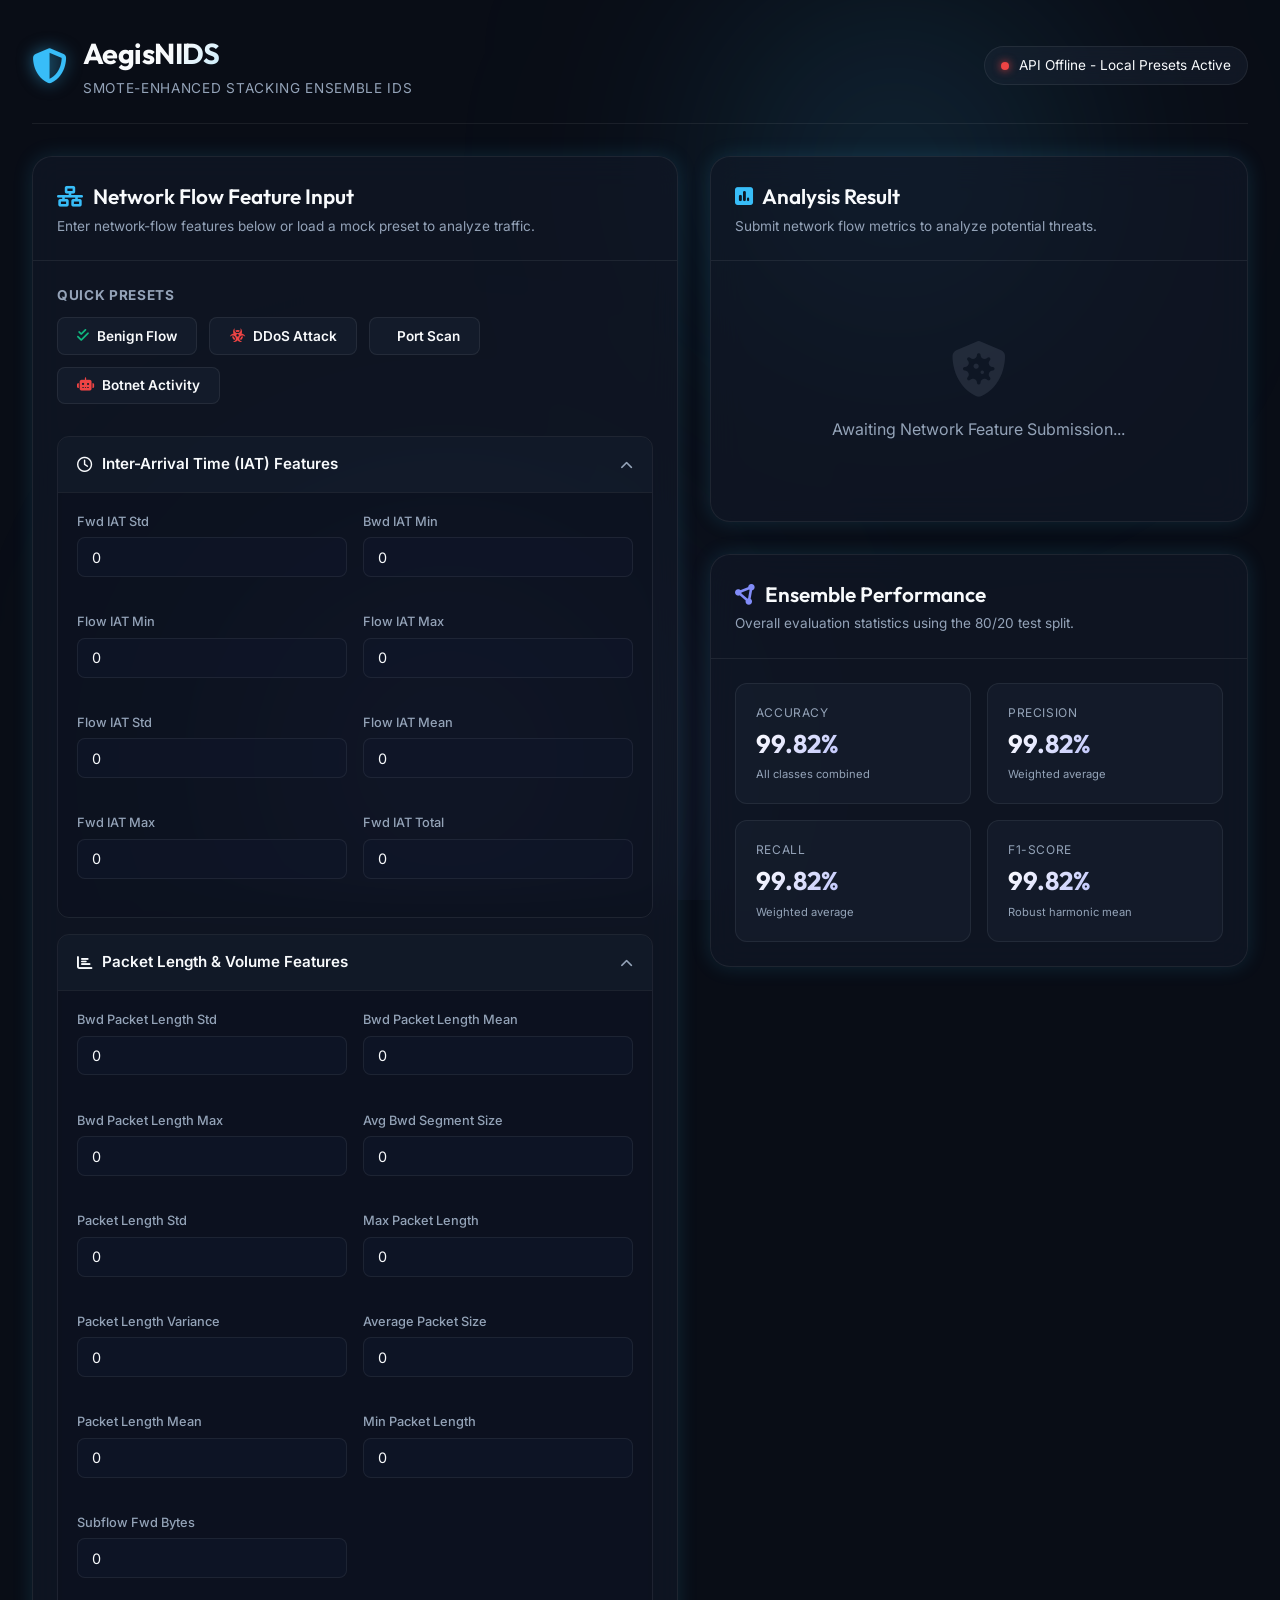
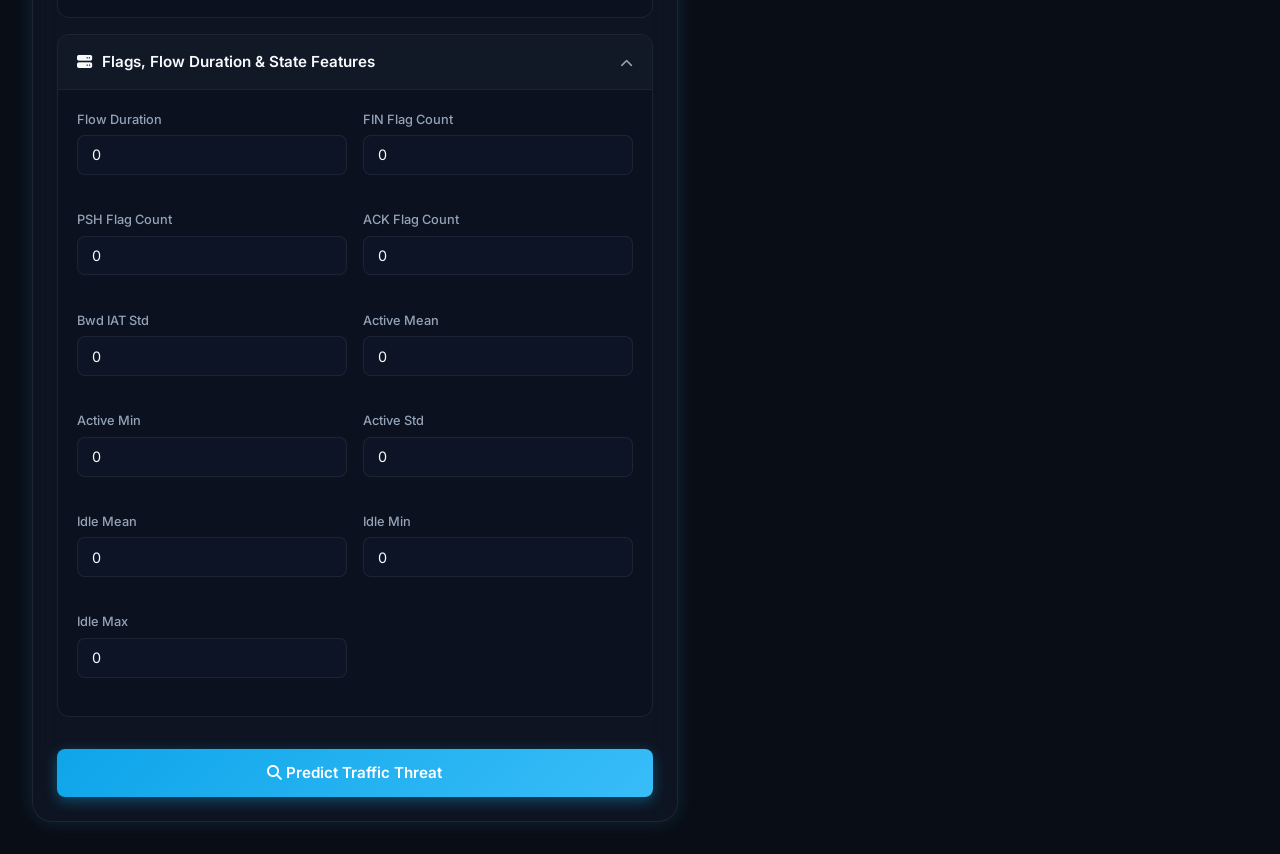
<file: dashboard/index.html>
<!DOCTYPE html>
<html lang="en">
<head>
    <meta charset="UTF-8">
    <meta name="viewport" content="width=device-width, initial-scale=1.0">
    <title>NIDS Stacking Ensemble Dashboard</title>
    <!-- Google Fonts -->
    <link rel="preconnect" href="https://fonts.googleapis.com">
    <link rel="preconnect" href="https://fonts.gstatic.com" crossorigin>
    <link href="https://fonts.googleapis.com/css2?family=Outfit:wght@300;400;500;600;700&family=Inter:wght@300;400;500;600&display=swap" rel="stylesheet">
    <!-- FontAwesome Icons -->
    <link rel="stylesheet" href="https://cdnjs.cloudflare.com/ajax/libs/font-awesome/6.4.0/css/all.min.css">
    <!-- Custom Style -->
    <link rel="stylesheet" href="styles.css">
</head>
<body class="dark-theme">
    <div class="glow-bg">
        <div class="glow-orb orb-1"></div>
        <div class="glow-orb orb-2"></div>
    </div>
    
    <div class="app-container">
        <!-- Navigation Header -->
        <header class="app-header">
            <div class="logo-area">
                <i class="fa-solid fa-shield-halved logo-icon"></i>
                <div class="logo-text">
                    <h1>AegisNIDS</h1>
                    <span>SMOTE-Enhanced Stacking Ensemble IDS</span>
                </div>
            </div>
            <div class="api-status-badge" id="apiStatusBadge">
                <span class="status-dot pulsing"></span>
                <span class="status-label">Checking API Connection...</span>
            </div>
        </header>

        <!-- Main Content -->
        <main class="dashboard-grid">
            
            <!-- Left Side: Features Input & Presets -->
            <section class="panel glass-panel input-panel">
                <div class="panel-header">
                    <h2><i class="fa-solid fa-network-wired"></i> Network Flow Feature Input</h2>
                    <p>Enter network-flow features below or load a mock preset to analyze traffic.</p>
                </div>
                
                <!-- Presets Section -->
                <div class="preset-section">
                    <h3>Quick Presets</h3>
                    <div class="preset-buttons">
                        <button class="btn btn-secondary preset-btn" data-preset="BENIGN">
                            <i class="fa-solid fa-check-double text-success"></i> Benign Flow
                        </button>
                        <button class="btn btn-secondary preset-btn" data-preset="DDoS">
                            <i class="fa-solid fa-biohazard text-danger"></i> DDoS Attack
                        </button>
                        <button class="btn btn-secondary preset-btn" data-preset="PortScan">
                            <i class="fa-solid fa-radar text-warning"></i> Port Scan
                        </button>
                        <button class="btn btn-secondary preset-btn" data-preset="Botnet">
                            <i class="fa-solid fa-robot text-danger"></i> Botnet Activity
                        </button>
                    </div>
                </div>

                <!-- Features Input Form -->
                <form id="flowForm" class="flow-form">
                    <div class="accordion-group">
                        
                        <!-- Group 1: Inter-Arrival Times (IAT) -->
                        <div class="accordion-item expanded">
                            <div class="accordion-header">
                                <h3><i class="fa-regular fa-clock"></i> Inter-Arrival Time (IAT) Features</h3>
                                <i class="fa-solid fa-chevron-down accordion-icon"></i>
                            </div>
                            <div class="accordion-content grid-2-col">
                                <div class="input-group">
                                    <label for="fwd_iat_std">Fwd IAT Std</label>
                                    <input type="number" step="any" id="fwd_iat_std" name="Fwd IAT Std" required value="0">
                                </div>
                                <div class="input-group">
                                    <label for="bwd_iat_min">Bwd IAT Min</label>
                                    <input type="number" step="any" id="bwd_iat_min" name="Bwd IAT Min" required value="0">
                                </div>
                                <div class="input-group">
                                    <label for="flow_iat_min">Flow IAT Min</label>
                                    <input type="number" step="any" id="flow_iat_min" name="Flow IAT Min" required value="0">
                                </div>
                                <div class="input-group">
                                    <label for="flow_iat_max">Flow IAT Max</label>
                                    <input type="number" step="any" id="flow_iat_max" name="Flow IAT Max" required value="0">
                                </div>
                                <div class="input-group">
                                    <label for="flow_iat_std">Flow IAT Std</label>
                                    <input type="number" step="any" id="flow_iat_std" name="Flow IAT Std" required value="0">
                                </div>
                                <div class="input-group">
                                    <label for="flow_iat_mean">Flow IAT Mean</label>
                                    <input type="number" step="any" id="flow_iat_mean" name="Flow IAT Mean" required value="0">
                                </div>
                                <div class="input-group">
                                    <label for="fwd_iat_max">Fwd IAT Max</label>
                                    <input type="number" step="any" id="fwd_iat_max" name="Fwd IAT Max" required value="0">
                                </div>
                                <div class="input-group">
                                    <label for="fwd_iat_total">Fwd IAT Total</label>
                                    <input type="number" step="any" id="fwd_iat_total" name="Fwd IAT Total" required value="0">
                                </div>
                            </div>
                        </div>

                        <!-- Group 2: Packet Length & Volume Metrics -->
                        <div class="accordion-item expanded">
                            <div class="accordion-header">
                                <h3><i class="fa-solid fa-chart-bar"></i> Packet Length & Volume Features</h3>
                                <i class="fa-solid fa-chevron-down accordion-icon"></i>
                            </div>
                            <div class="accordion-content grid-2-col">
                                <div class="input-group">
                                    <label for="bwd_packet_length_std">Bwd Packet Length Std</label>
                                    <input type="number" step="any" id="bwd_packet_length_std" name="Bwd Packet Length Std" required value="0">
                                </div>
                                <div class="input-group">
                                    <label for="bwd_packet_length_mean">Bwd Packet Length Mean</label>
                                    <input type="number" step="any" id="bwd_packet_length_mean" name="Bwd Packet Length Mean" required value="0">
                                </div>
                                <div class="input-group">
                                    <label for="bwd_packet_length_max">Bwd Packet Length Max</label>
                                    <input type="number" step="any" id="bwd_packet_length_max" name="Bwd Packet Length Max" required value="0">
                                </div>
                                <div class="input-group">
                                    <label for="avg_bwd_segment_size">Avg Bwd Segment Size</label>
                                    <input type="number" step="any" id="avg_bwd_segment_size" name="Avg Bwd Segment Size" required value="0">
                                </div>
                                <div class="input-group">
                                    <label for="packet_length_std">Packet Length Std</label>
                                    <input type="number" step="any" id="packet_length_std" name="Packet Length Std" required value="0">
                                </div>
                                <div class="input-group">
                                    <label for="max_packet_length">Max Packet Length</label>
                                    <input type="number" step="any" id="max_packet_length" name="Max Packet Length" required value="0">
                                </div>
                                <div class="input-group">
                                    <label for="packet_length_variance">Packet Length Variance</label>
                                    <input type="number" step="any" id="packet_length_variance" name="Packet Length Variance" required value="0">
                                </div>
                                <div class="input-group">
                                    <label for="average_packet_size">Average Packet Size</label>
                                    <input type="number" step="any" id="average_packet_size" name="Average Packet Size" required value="0">
                                </div>
                                <div class="input-group">
                                    <label for="packet_length_mean">Packet Length Mean</label>
                                    <input type="number" step="any" id="packet_length_mean" name="Packet Length Mean" required value="0">
                                </div>
                                <div class="input-group">
                                    <label for="min_packet_length">Min Packet Length</label>
                                    <input type="number" step="any" id="min_packet_length" name="Min Packet Length" required value="0">
                                </div>
                                <div class="input-group">
                                    <label for="subflow_fwd_bytes">Subflow Fwd Bytes</label>
                                    <input type="number" step="any" id="subflow_fwd_bytes" name="Subflow Fwd Bytes" required value="0">
                                </div>
                            </div>
                        </div>

                        <!-- Group 3: Flags, Session, Idle & Active states -->
                        <div class="accordion-item expanded">
                            <div class="accordion-header">
                                <h3><i class="fa-solid fa-server"></i> Flags, Flow Duration & State Features</h3>
                                <i class="fa-solid fa-chevron-down accordion-icon"></i>
                            </div>
                            <div class="accordion-content grid-2-col">
                                <div class="input-group">
                                    <label for="flow_duration">Flow Duration</label>
                                    <input type="number" step="any" id="flow_duration" name="Flow Duration" required value="0">
                                </div>
                                <div class="input-group">
                                    <label for="fin_flag_count">FIN Flag Count</label>
                                    <input type="number" min="0" max="1" id="fin_flag_count" name="FIN Flag Count" required value="0">
                                </div>
                                <div class="input-group">
                                    <label for="psh_flag_count">PSH Flag Count</label>
                                    <input type="number" min="0" max="1" id="psh_flag_count" name="PSH Flag Count" required value="0">
                                </div>
                                <div class="input-group">
                                    <label for="ack_flag_count">ACK Flag Count</label>
                                    <input type="number" min="0" max="1" id="ack_flag_count" name="ACK Flag Count" required value="0">
                                </div>
                                <div class="input-group">
                                    <label for="bwd_iat_std">Bwd IAT Std</label>
                                    <input type="number" step="any" id="bwd_iat_std" name="Bwd IAT Std" required value="0">
                                </div>
                                <div class="input-group">
                                    <label for="active_mean">Active Mean</label>
                                    <input type="number" step="any" id="active_mean" name="Active Mean" required value="0">
                                </div>
                                <div class="input-group">
                                    <label for="active_min">Active Min</label>
                                    <input type="number" step="any" id="active_min" name="Active Min" required value="0">
                                </div>
                                <div class="input-group">
                                    <label for="active_std">Active Std</label>
                                    <input type="number" step="any" id="active_std" name="Active Std" required value="0">
                                </div>
                                <div class="input-group">
                                    <label for="idle_mean">Idle Mean</label>
                                    <input type="number" step="any" id="idle_mean" name="Idle Mean" required value="0">
                                </div>
                                <div class="input-group">
                                    <label for="idle_min">Idle Min</label>
                                    <input type="number" step="any" id="idle_min" name="Idle Min" required value="0">
                                </div>
                                <div class="input-group">
                                    <label for="idle_max">Idle Max</label>
                                    <input type="number" step="any" id="idle_max" name="Idle Max" required value="0">
                                </div>
                            </div>
                        </div>

                    </div>

                    <button type="submit" class="btn btn-primary btn-block submit-btn" id="submitBtn">
                        <i class="fa-solid fa-arrows-spin loading-icon" style="display:none;"></i>
                        <span><i class="fa-solid fa-magnifying-glass"></i> Predict Traffic Threat</span>
                    </button>
                </form>
            </section>

            <!-- Right Side: Model Metrics & Classification Prediction Results -->
            <section class="right-column-grid">
                
                <!-- Prediction Results Panel -->
                <div class="panel glass-panel results-panel" id="resultsPanel">
                    <div class="panel-header">
                        <h2><i class="fa-solid fa-square-poll-vertical"></i> Analysis Result</h2>
                        <p>Submit network flow metrics to analyze potential threats.</p>
                    </div>
                    
                    <div class="result-placeholder" id="resultPlaceholder">
                        <i class="fa-solid fa-shield-virus placeholder-icon"></i>
                        <p>Awaiting Network Feature Submission...</p>
                    </div>
                    
                    <div class="result-content" id="resultContent" style="display: none;">
                        <div class="result-hero" id="resultHero">
                            <span class="threat-badge" id="threatBadge">BENIGN</span>
                            <div class="confidence-gauge">
                                <span class="gauge-label">Ensemble Confidence:</span>
                                <h3 id="confidenceVal">98.5%</h3>
                                <div class="progress-bar-wrapper">
                                    <div class="progress-bar-fill" id="confidenceBar" style="width: 98.5%"></div>
                                </div>
                            </div>
                        </div>
                        
                        <!-- Description box for predicted class -->
                        <div class="attack-desc-box" id="attackDescBox">
                            <h4 id="attackDescTitle">Benign Traffic</h4>
                            <p id="attackDescBody">Normal user activity. No threat detected.</p>
                        </div>
                        
                        <!-- Probabilities list -->
                        <div class="class-prob-section">
                            <h3><i class="fa-solid fa-list-ol"></i> Probability Distribution</h3>
                            <div class="probability-list" id="probabilityList">
                                <!-- Dynamically populated -->
                            </div>
                        </div>
                    </div>
                </div>
                
                <!-- Performance Statistics Panel -->
                <div class="panel glass-panel metrics-panel">
                    <div class="panel-header animate-header">
                        <h2><i class="fa-solid fa-circle-nodes"></i> Ensemble Performance</h2>
                        <p>Overall evaluation statistics using the 80/20 test split.</p>
                    </div>
                    <div class="metrics-grid">
                        <div class="metric-card">
                            <span class="metric-title">Accuracy</span>
                            <h3 class="metric-val">99.82%</h3>
                            <span class="metric-label">All classes combined</span>
                        </div>
                        <div class="metric-card">
                            <span class="metric-title">Precision</span>
                            <h3 class="metric-val">99.82%</h3>
                            <span class="metric-label">Weighted average</span>
                        </div>
                        <div class="metric-card font-highlight">
                            <span class="metric-title">Recall</span>
                            <h3 class="metric-val">99.82%</h3>
                            <span class="metric-label">Weighted average</span>
                        </div>
                        <div class="metric-card">
                            <span class="metric-title">F1-Score</span>
                            <h3 class="metric-val">99.82%</h3>
                            <span class="metric-label">Robust harmonic mean</span>
                        </div>
                    </div>
                </div>
                
            </section>
        </main>
    </div>

    <!-- Script Entry Point -->
    <script src="app.js"></script>
</body>
</html>
</file>
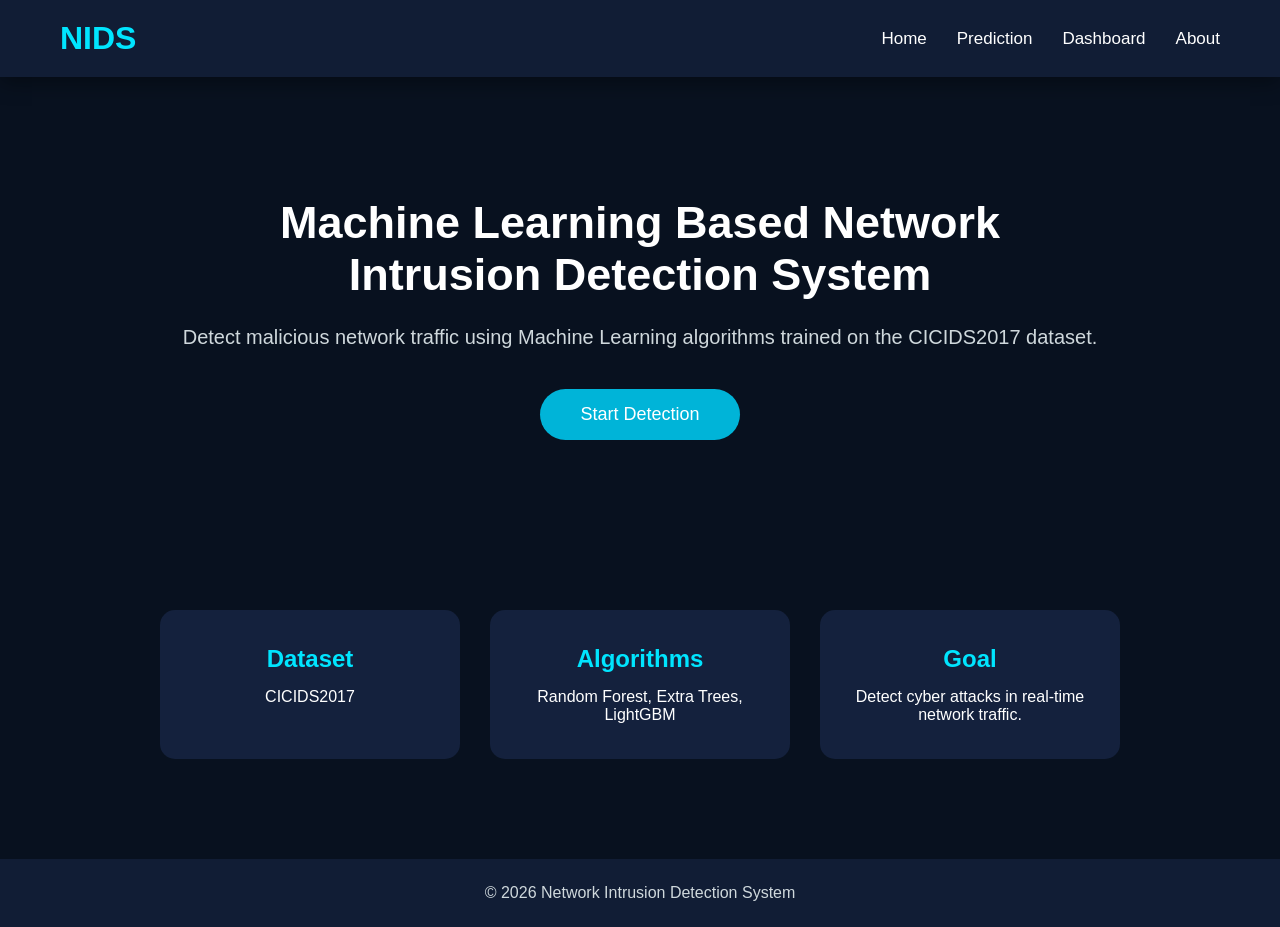
<file: frontend/index.html>
<!DOCTYPE html>
<html lang="en">

<head>

    <meta charset="UTF-8">
    <meta name="viewport" content="width=device-width, initial-scale=1.0">

    <title>Network Intrusion Detection System</title>

    <link rel="stylesheet" href="css/style.css">

</head>

<body>

    <header>

        <div class="logo">

            <h2>NIDS</h2>

        </div>

        <nav>

            <ul>

                <li><a href="index.html">Home</a></li>

                <li><a href="predict.html">Prediction</a></li>

                <li><a href="dashboard.html">Dashboard</a></li>

                <li><a href="about.html">About</a></li>

            </ul>

        </nav>

    </header>

    <section class="hero">

        <h1>Machine Learning Based Network Intrusion Detection System</h1>

        <p>

            Detect malicious network traffic using Machine Learning
            algorithms trained on the CICIDS2017 dataset.

        </p>

        <a href="predict.html" class="btn">

            Start Detection

        </a>

    </section>

    <section class="features">

        <div class="card">

            <h2>Dataset</h2>

            <p>CICIDS2017</p>

        </div>

        <div class="card">

            <h2>Algorithms</h2>

            <p>Random Forest, Extra Trees, LightGBM</p>

        </div>

        <div class="card">

            <h2>Goal</h2>

            <p>Detect cyber attacks in real-time network traffic.</p>

        </div>

    </section>

    <footer>

        <p>

            © 2026 Network Intrusion Detection System

        </p>

    </footer>

</body>

</html>
</file>
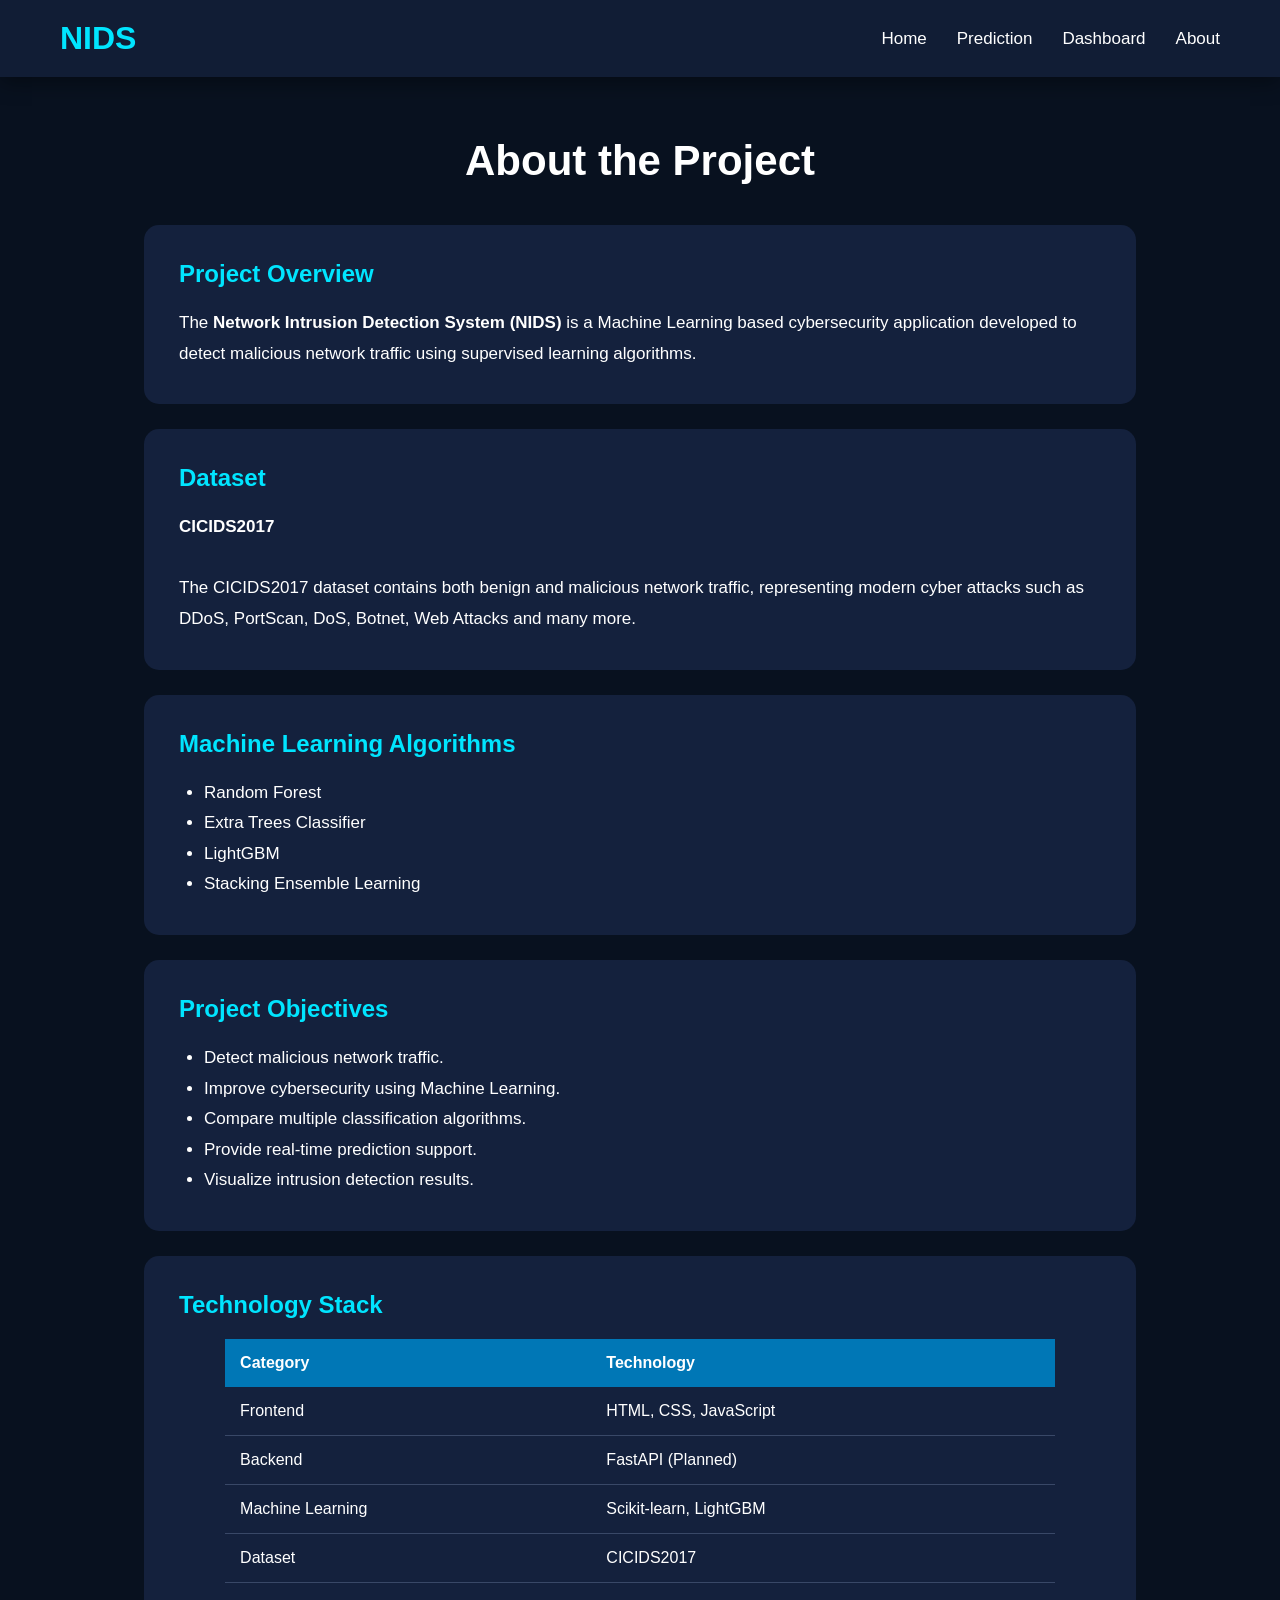
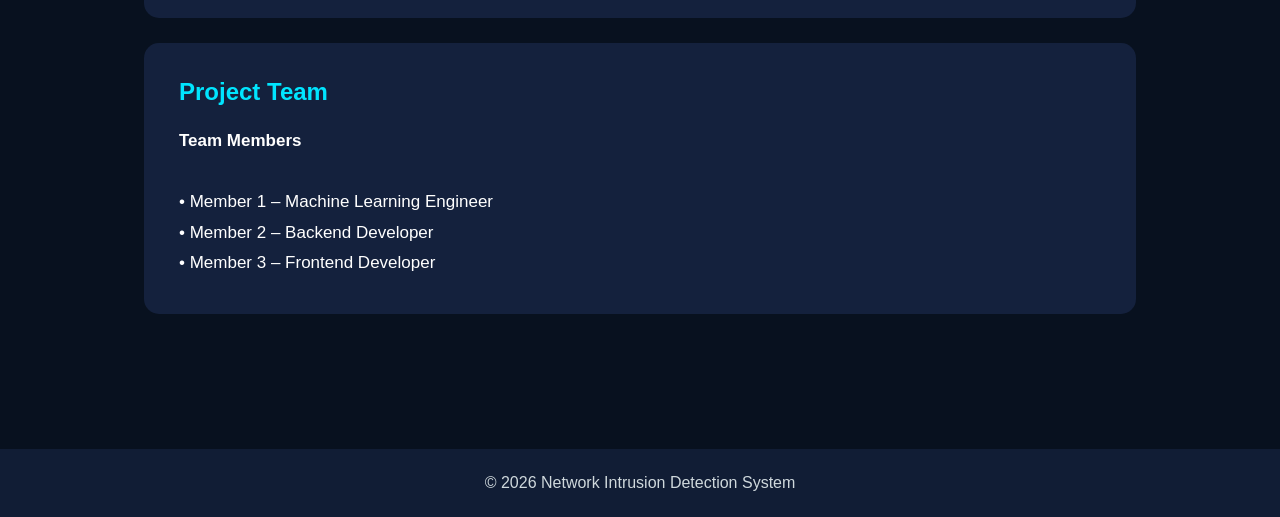
<file: frontend/about.html>
<!DOCTYPE html>
<html lang="en">

<head>

    <meta charset="UTF-8">
    <meta name="viewport" content="width=device-width, initial-scale=1.0">

    <title>About | Network Intrusion Detection System</title>

    <link rel="stylesheet" href="css/style.css">

</head>

<body>

<header>

    <div class="logo">
        <h2>NIDS</h2>
    </div>

    <nav>

        <ul>

            <li><a href="index.html">Home</a></li>
            <li><a href="predict.html">Prediction</a></li>
            <li><a href="dashboard.html">Dashboard</a></li>
            <li><a href="about.html">About</a></li>

        </ul>

    </nav>

</header>

<section class="about">

    <h1>About the Project</h1>

    <div class="about-card">

        <h2>Project Overview</h2>

        <p>
            The <strong>Network Intrusion Detection System (NIDS)</strong> is a
            Machine Learning based cybersecurity application developed to detect
            malicious network traffic using supervised learning algorithms.
        </p>

    </div>

    <div class="about-card">

        <h2>Dataset</h2>

        <p>
            <strong>CICIDS2017</strong><br><br>

            The CICIDS2017 dataset contains both benign and malicious
            network traffic, representing modern cyber attacks such as
            DDoS, PortScan, DoS, Botnet, Web Attacks and many more.
        </p>

    </div>

    <div class="about-card">

        <h2>Machine Learning Algorithms</h2>

        <ul>

            <li>Random Forest</li>
            <li>Extra Trees Classifier</li>
            <li>LightGBM</li>
            <li>Stacking Ensemble Learning</li>

        </ul>

    </div>

    <div class="about-card">

        <h2>Project Objectives</h2>

        <ul>

            <li>Detect malicious network traffic.</li>

            <li>Improve cybersecurity using Machine Learning.</li>

            <li>Compare multiple classification algorithms.</li>

            <li>Provide real-time prediction support.</li>

            <li>Visualize intrusion detection results.</li>

        </ul>

    </div>

    <div class="about-card">

        <h2>Technology Stack</h2>

        <table>

            <tr>

                <th>Category</th>

                <th>Technology</th>

            </tr>

            <tr>

                <td>Frontend</td>

                <td>HTML, CSS, JavaScript</td>

            </tr>

            <tr>

                <td>Backend</td>

                <td>FastAPI (Planned)</td>

            </tr>

            <tr>

                <td>Machine Learning</td>

                <td>Scikit-learn, LightGBM</td>

            </tr>

            <tr>

                <td>Dataset</td>

                <td>CICIDS2017</td>

            </tr>

        </table>

    </div>

    <div class="about-card">

        <h2>Project Team</h2>

        <p>

            <strong>Team Members</strong>

            <br><br>

            • Member 1 – Machine Learning Engineer

            <br>

            • Member 2 – Backend Developer

            <br>

            • Member 3 – Frontend Developer

        </p>

    </div>

</section>

<footer>

<p>

© 2026 Network Intrusion Detection System

</p>

</footer>

</body>

</html>
</file>
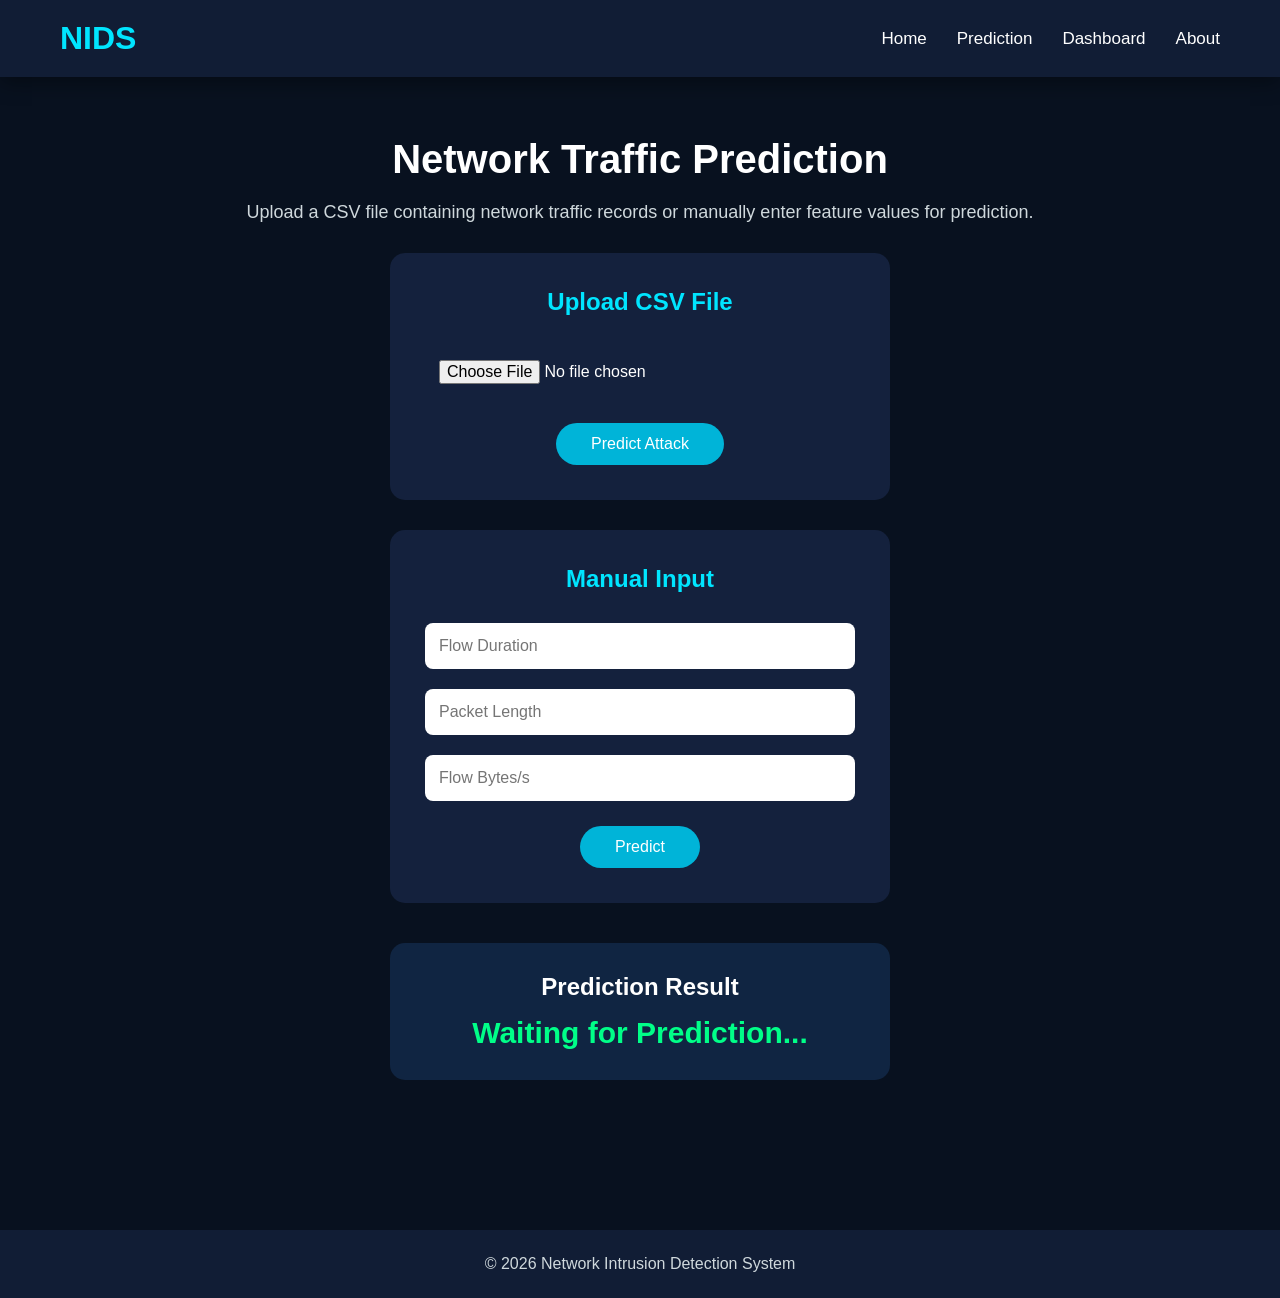
<file: frontend/predict.html>
<!DOCTYPE html>
<html lang="en">

<head>

    <meta charset="UTF-8">
    <meta name="viewport" content="width=device-width, initial-scale=1.0">

    <title>Prediction | Network Intrusion Detection System</title>

    <link rel="stylesheet" href="css/style.css">

</head>

<body>

    <!-- Navigation -->

    <header>

        <div class="logo">

            <h2>NIDS</h2>

        </div>

        <nav>

            <ul>

                <li><a href="index.html">Home</a></li>

                <li><a href="predict.html">Prediction</a></li>

                <li><a href="dashboard.html">Dashboard</a></li>

                <li><a href="about.html">About</a></li>

            </ul>

        </nav>

    </header>

    <!-- Prediction Section -->

    <section class="predict-container">

        <h1>Network Traffic Prediction</h1>

        <p>

            Upload a CSV file containing network traffic records
            or manually enter feature values for prediction.

        </p>

        <div class="predict-box">

            <h2>Upload CSV File</h2>

            <input type="file" id="csvFile">

            <button onclick="predictCSV()">

                Predict Attack

            </button>

        </div>

        <div class="predict-box">

            <h2>Manual Input</h2>

            <input type="number" id="flowDuration" placeholder="Flow Duration">

            <input type="number" id="packetLength" placeholder="Packet Length">

            <input type="number" id="flowBytes" placeholder="Flow Bytes/s">

            <button onclick="predictManual()">

                Predict

            </button>

        </div>

        <!-- Prediction Result -->

        <div class="result-box">

            <h2>Prediction Result</h2>

            <h3 id="prediction">

                Waiting for Prediction...

            </h3>

        </div>

    </section>

    <footer>

        <p>

            © 2026 Network Intrusion Detection System

        </p>

    </footer>

    <script src="js/main.js"></script>

</body>

</html>
</file>
<file: dashboard/styles.css>
/* CSS Reset & Variables */
:root {
    --bg-dark: #090d16;
    --panel-bg: rgba(17, 25, 40, 0.65);
    --panel-border: rgba(255, 255, 255, 0.07);
    --text-primary: #f8fafc;
    --text-secondary: #94a3b8;
    --primary-glow: rgba(56, 189, 248, 0.2);
    
    --color-primary: #38bdf8;
    --color-primary-hover: #0ea5e9;
    
    --color-success: #10b981;
    --color-warning: #f59e0b;
    --color-danger: #ef4444;
    
    --shadow-glow: 0 0 20px rgba(56, 189, 248, 0.15);
    --transition-smooth: all 0.3s cubic-bezier(0.4, 0, 0.2, 1);
}

* {
    margin: 0;
    padding: 0;
    box-sizing: border-box;
}

body {
    background-color: var(--bg-dark);
    color: var(--text-primary);
    font-family: 'Inter', sans-serif;
    min-height: 100vh;
    overflow-x: hidden;
    line-height: 1.5;
}

/* Background Glowing Mesh Orbs */
.glow-bg {
    position: fixed;
    top: 0;
    left: 0;
    width: 100vw;
    height: 100vh;
    z-index: -1;
    overflow: hidden;
}

.glow-orb {
    position: absolute;
    border-radius: 50%;
    filter: blur(100px);
    opacity: 0.2;
    mix-blend-mode: screen;
}

.orb-1 {
    top: -10%;
    right: 10%;
    width: 40vw;
    height: 40vw;
    background: radial-gradient(circle, #38bdf8 0%, transparent 70%);
}

.orb-2 {
    bottom: -20%;
    left: 10%;
    width: 50vw;
    height: 50vw;
    background: radial-gradient(circle, #818cf8 0%, transparent 70%);
}

/* App Container Layout */
.app-container {
    width: 100%;
    max-width: 1440px;
    margin: 0 auto;
    padding: 2rem;
}

/* App Header styling */
.app-header {
    display: flex;
    justify-content: space-between;
    align-items: center;
    padding-bottom: 1.5rem;
    margin-bottom: 2rem;
    border-bottom: 1px solid var(--panel-border);
}

.logo-area {
    display: flex;
    align-items: center;
    gap: 1rem;
}

.logo-icon {
    font-size: 2.2rem;
    color: var(--color-primary);
    filter: drop-shadow(0 0 8px rgba(56, 189, 248, 0.5));
}

.logo-text h1 {
    font-family: 'Outfit', sans-serif;
    font-size: 1.8rem;
    font-weight: 700;
    letter-spacing: -0.02em;
    background: linear-gradient(135deg, #f8fafc 30%, #38bdf8 100%);
    -webkit-background-clip: text;
    -webkit-text-fill-color: transparent;
}

.logo-text span {
    font-size: 0.85rem;
    color: var(--text-secondary);
    letter-spacing: 0.05em;
    text-transform: uppercase;
}

.api-status-badge {
    display: flex;
    align-items: center;
    gap: 0.6rem;
    padding: 0.5rem 1rem;
    background: rgba(30, 41, 59, 0.4);
    border: 1px solid var(--panel-border);
    border-radius: 9999px;
    font-size: 0.85rem;
    backdrop-filter: blur(8px);
}

.status-dot {
    width: 8px;
    height: 8px;
    border-radius: 50%;
    background-color: var(--text-secondary);
}

.status-dot.online {
    background-color: var(--color-success);
    box-shadow: 0 0 8px var(--color-success);
}

.status-dot.offline {
    background-color: var(--color-danger);
    box-shadow: 0 0 8px var(--color-danger);
}

.pulsing {
    animation: pulse-glow 1.5s infinite alternate;
}

@keyframes pulse-glow {
    0% { transform: scale(1); opacity: 0.5; }
    100% { transform: scale(1.2); opacity: 1; }
}

/* Glassmorphism Panel Cards */
.panel {
    background: var(--panel-bg);
    border: 1px solid var(--panel-border);
    border-radius: 1.25rem;
    backdrop-filter: blur(16px);
    -webkit-backdrop-filter: blur(16px);
    overflow: hidden;
    box-shadow: var(--shadow-glow);
    transition: var(--transition-smooth);
}

.panel:hover {
    border-color: rgba(56, 189, 248, 0.2);
}

.panel-header {
    padding: 1.5rem;
    border-bottom: 1px solid var(--panel-border);
}

.panel-header h2 {
    font-family: 'Outfit', sans-serif;
    font-size: 1.3rem;
    font-weight: 600;
    display: flex;
    align-items: center;
    gap: 0.6rem;
    color: var(--text-primary);
}

.panel-header h2 i {
    color: var(--color-primary);
}

.panel-header p {
    font-size: 0.85rem;
    color: var(--text-secondary);
    margin-top: 0.2rem;
}

/* Main Dashboard layout split */
.dashboard-grid {
    display: grid;
    grid-template-columns: 1.2fr 1fr;
    gap: 2rem;
    align-items: start;
}

@media (max-width: 1024px) {
    .dashboard-grid {
        grid-template-columns: 1fr;
    }
}

.right-column-grid {
    display: grid;
    grid-template-columns: 1fr;
    gap: 2rem;
}

/* Form Styles & Inputs */
.flow-form {
    padding: 1.5rem;
}

.input-group {
    display: flex;
    flex-direction: column;
    gap: 0.4rem;
    margin-bottom: 1.2rem;
}

.input-group label {
    font-size: 0.8rem;
    font-weight: 500;
    color: var(--text-secondary);
    transition: var(--transition-smooth);
}

.input-group input {
    background: rgba(15, 23, 42, 0.6);
    border: 1px solid var(--panel-border);
    border-radius: 0.5rem;
    padding: 0.65rem 0.85rem;
    color: var(--text-primary);
    font-family: inherit;
    font-size: 0.9rem;
    transition: var(--transition-smooth);
    width: 100%;
}

.input-group input:focus {
    outline: none;
    border-color: var(--color-primary);
    box-shadow: 0 0 10px rgba(56, 189, 248, 0.25);
    background: rgba(15, 23, 42, 0.95);
}

.grid-2-col {
    display: grid;
    grid-template-columns: repeat(auto-fill, minmax(200px, 1fr));
    gap: 1rem;
}

/* Accordion Sectioning for Inputs */
.accordion-item {
    border: 1px solid var(--panel-border);
    border-radius: 0.75rem;
    margin-bottom: 1rem;
    overflow: hidden;
}

.accordion-header {
    background: rgba(30, 41, 59, 0.25);
    padding: 1rem 1.2rem;
    cursor: pointer;
    display: flex;
    justify-content: space-between;
    align-items: center;
    transition: var(--transition-smooth);
}

.accordion-header:hover {
    background: rgba(30, 41, 59, 0.5);
}

.accordion-header h3 {
    font-size: 0.95rem;
    font-weight: 600;
    color: var(--text-primary);
    display: flex;
    align-items: center;
    gap: 0.6rem;
}

.accordion-icon {
    font-size: 0.8rem;
    transition: var(--transition-smooth);
    color: var(--text-secondary);
}

.accordion-item.expanded .accordion-icon {
    transform: rotate(180deg);
}

.accordion-content {
    padding: 1.2rem;
    display: none;
    background: rgba(10, 15, 26, 0.35);
    border-top: 1px solid var(--panel-border);
}

.accordion-item.expanded .accordion-content {
    display: grid;
}

/* Preset Buttons Group */
.preset-section {
    padding: 1.5rem 1.5rem 0.5rem 1.5rem;
}

.preset-section h3 {
    font-size: 0.85rem;
    color: var(--text-secondary);
    text-transform: uppercase;
    letter-spacing: 0.05em;
    margin-bottom: 0.75rem;
}

.preset-buttons {
    display: flex;
    flex-wrap: wrap;
    gap: 0.75rem;
}

/* Button UI */
.btn {
    display: inline-flex;
    align-items: center;
    justify-content: center;
    gap: 0.5rem;
    font-family: inherit;
    font-size: 0.85rem;
    font-weight: 600;
    padding: 0.6rem 1.2rem;
    border-radius: 0.5rem;
    cursor: pointer;
    transition: var(--transition-smooth);
}

.btn-secondary {
    background: rgba(30, 41, 59, 0.4);
    border: 1px solid var(--panel-border);
    color: var(--text-primary);
}

.btn-secondary:hover {
    background: rgba(56, 189, 248, 0.1);
    border-color: var(--color-primary);
}

.btn-primary {
    background: linear-gradient(135deg, #0ea5e9 0%, #38bdf8 100%);
    border: none;
    color: #ffffff;
    box-shadow: 0 4px 14px rgba(14, 165, 233, 0.4);
}

.btn-primary:hover {
    background: linear-gradient(135deg, #0284c7 0%, #0ea5e9 100%);
    box-shadow: 0 4px 20px rgba(14, 165, 233, 0.6);
    transform: translateY(-1px);
}

.btn-block {
    width: 100%;
}

.submit-btn {
    padding: 0.9rem 1.5rem;
    font-size: 0.95rem;
    margin-top: 1rem;
}

.text-success { color: var(--color-success); }
.text-warning { color: var(--color-warning); }
.text-danger { color: var(--color-danger); }

/* Prediction Result Panel styling */
.result-placeholder {
    display: flex;
    flex-direction: column;
    align-items: center;
    justify-content: center;
    padding: 5rem 2rem;
    text-align: center;
    color: var(--text-secondary);
}

.placeholder-icon {
    font-size: 3.5rem;
    color: rgba(148, 163, 184, 0.15);
    margin-bottom: 1.25rem;
    animation: float-slow 3s infinite alternate;
}

@keyframes float-slow {
    0% { transform: translateY(0); }
    100% { transform: translateY(-10px); }
}

.result-content {
    padding: 1.5rem;
    animation: fade-in 0.5s ease;
}

@keyframes fade-in {
    0% { opacity: 0; transform: translateY(10px); }
    100% { opacity: 1; transform: translateY(0); }
}

.result-hero {
    display: flex;
    justify-content: space-between;
    align-items: center;
    background: rgba(15, 23, 42, 0.45);
    border: 1px solid var(--panel-border);
    border-radius: 0.75rem;
    padding: 1.25rem;
    margin-bottom: 1.25rem;
}

.threat-badge {
    font-family: 'Outfit', sans-serif;
    font-size: 1.4rem;
    font-weight: 700;
    padding: 0.4rem 1.2rem;
    border-radius: 0.5rem;
    letter-spacing: -0.01em;
}

/* Result status badges based on severity */
.results-panel.success { border-color: rgba(16, 185, 129, 0.4); box-shadow: 0 0 20px rgba(16, 185, 129, 0.1); }
.results-panel.warning { border-color: rgba(245, 158, 11, 0.4); box-shadow: 0 0 20px rgba(245, 158, 11, 0.1); }
.results-panel.danger { border-color: rgba(239, 68, 68, 0.4); box-shadow: 0 0 20px rgba(239, 68, 68, 0.1); }

.results-panel.success .threat-badge { background: rgba(16, 185, 129, 0.1); color: var(--color-success); border: 1px solid rgba(16, 185, 129, 0.2); }
.results-panel.warning .threat-badge { background: rgba(245, 158, 11, 0.1); color: var(--color-warning); border: 1px solid rgba(245, 158, 11, 0.2); }
.results-panel.danger .threat-badge { background: rgba(239, 68, 68, 0.1); color: var(--color-danger); border: 1px solid rgba(239, 68, 68, 0.2); }

.confidence-gauge {
    display: flex;
    flex-direction: column;
    align-items: flex-end;
    gap: 0.2rem;
    width: 50%;
}

.gauge-label {
    font-size: 0.75rem;
    color: var(--text-secondary);
}

.confidence-gauge h3 {
    font-size: 1.3rem;
    font-weight: 700;
    color: var(--text-primary);
}

.progress-bar-wrapper {
    width: 100%;
    height: 6px;
    background: rgba(30, 41, 59, 0.8);
    border-radius: 999px;
    overflow: hidden;
    margin-top: 0.2rem;
}

.progress-bar-fill {
    height: 100%;
    background: var(--color-primary);
    border-radius: 999px;
    transition: width 0.8s cubic-bezier(0.1, 0.8, 0.3, 1);
}

.results-panel.success .progress-bar-fill { background: var(--color-success); }
.results-panel.warning .progress-bar-fill { background: var(--color-warning); }
.results-panel.danger .progress-bar-fill { background: var(--color-danger); }

/* Attack Description box styling */
.attack-desc-box {
    background: rgba(30, 41, 59, 0.3);
    border-left: 3px solid var(--color-primary);
    border-radius: 0 0.5rem 0.5rem 0;
    padding: 1rem;
    margin-bottom: 1.5rem;
}

.results-panel.success .attack-desc-box { border-left-color: var(--color-success); }
.results-panel.warning .attack-desc-box { border-left-color: var(--color-warning); }
.results-panel.danger .attack-desc-box { border-left-color: var(--color-danger); }

.attack-desc-box h4 {
    font-size: 0.95rem;
    font-weight: 600;
    color: var(--text-primary);
    margin-bottom: 0.3rem;
}

.attack-desc-box p {
    font-size: 0.85rem;
    color: var(--text-secondary);
}

/* Class probabilities list */
.class-prob-section h3 {
    font-size: 0.9rem;
    color: var(--text-secondary);
    margin-bottom: 0.75rem;
    text-transform: uppercase;
    letter-spacing: 0.05em;
    display: flex;
    align-items: center;
    gap: 0.5rem;
}

.probability-row {
    display: flex;
    flex-direction: column;
    gap: 0.3rem;
    margin-bottom: 0.85rem;
}

.prob-meta {
    display: flex;
    justify-content: space-between;
    font-size: 0.8rem;
}

.prob-name {
    font-weight: 500;
    color: var(--text-primary);
}

.prob-val {
    color: var(--text-secondary);
}

.prob-row-bar-wrapper {
    width: 100%;
    height: 4px;
    background: rgba(30, 41, 59, 0.4);
    border-radius: 99px;
}

.prob-row-bar-fill {
    height: 100%;
    background: rgba(148, 163, 184, 0.3);
    border-radius: 99px;
    transition: width 0.6s ease;
}

.probability-row.high-prob .prob-name {
    color: var(--color-primary);
}
.probability-row.high-prob .prob-row-bar-fill {
    background: var(--color-primary);
}

.results-panel.success .probability-row.high-prob .prob-name { color: var(--color-success); }
.results-panel.success .probability-row.high-prob .prob-row-bar-fill { background: var(--color-success); }

.results-panel.warning .probability-row.high-prob .prob-name { color: var(--color-warning); }
.results-panel.warning .probability-row.high-prob .prob-row-bar-fill { background: var(--color-warning); }

.results-panel.danger .probability-row.high-prob .prob-name { color: var(--color-danger); }
.results-panel.danger .probability-row.high-prob .prob-row-bar-fill { background: var(--color-danger); }

/* Performance Statistics panel grid */
.metrics-panel .panel-header h2 i {
    color: #818cf8;
}

.metrics-grid {
    display: grid;
    grid-template-columns: repeat(2, 1fr);
    gap: 1rem;
    padding: 1.5rem;
}

.metric-card {
    background: rgba(30, 41, 59, 0.35);
    border: 1px solid var(--panel-border);
    border-radius: 0.75rem;
    padding: 1.25rem;
    display: flex;
    flex-direction: column;
    gap: 0.2rem;
    transition: var(--transition-smooth);
}

.metric-card:hover {
    background: rgba(129, 140, 248, 0.05);
    border-color: rgba(129, 140, 248, 0.2);
}

.metric-title {
    font-size: 0.75rem;
    color: var(--text-secondary);
    text-transform: uppercase;
    letter-spacing: 0.05em;
}

.metric-val {
    font-family: 'Outfit', sans-serif;
    font-size: 1.6rem;
    font-weight: 700;
    color: var(--text-primary);
    background: linear-gradient(135deg, #ffffff 0%, #818cf8 100%);
    -webkit-background-clip: text;
    -webkit-text-fill-color: transparent;
}

.metric-label {
    font-size: 0.7rem;
    color: var(--text-secondary);
}

.loading-icon {
    animation: rotate-inf 1s infinite linear;
}

@keyframes rotate-inf {
    0% { transform: rotate(0deg); }
    100% { transform: rotate(360deg); }
}
</file>
<file: frontend/css/style.css>
/* =====================================
   Network Intrusion Detection System
   Main Stylesheet
===================================== */


/* Global */

*{
    margin:0;
    padding:0;
    box-sizing:border-box;
}


body{

    font-family:'Segoe UI',Arial,sans-serif;

    background:#08111f;

    color:white;

    min-height:100vh;

}


/* =====================================
   Header Navigation
===================================== */


header{

    display:flex;

    justify-content:space-between;

    align-items:center;

    padding:20px 60px;

    background:#111d35;

    box-shadow:0 5px 20px rgba(0,0,0,0.4);

}


.logo h2{

    color:#00e5ff;

    font-size:32px;

}


nav ul{

    display:flex;

    list-style:none;

    gap:30px;

}


nav ul li a{

    color:white;

    text-decoration:none;

    font-size:17px;

    transition:0.3s;

}


nav ul li a:hover{

    color:#00e5ff;

}



/* =====================================
   Home Page
===================================== */


.hero{

    text-align:center;

    padding:120px 40px;

}


.hero h1{

    font-size:45px;

    max-width:900px;

    margin:auto;

    color:#ffffff;

}


.hero p{

    margin-top:25px;

    font-size:20px;

    color:#cfd8dc;

}



.btn{

    display:inline-block;

    margin-top:40px;

    padding:15px 40px;

    background:#00b4d8;

    color:white;

    text-decoration:none;

    border-radius:30px;

    font-size:18px;

    transition:0.3s;

}


.btn:hover{

    background:#0077b6;

    transform:scale(1.05);

}


/* Feature Cards */


.features{

    display:flex;

    justify-content:center;

    gap:30px;

    flex-wrap:wrap;

    padding:50px;

}


.card{

    background:#14213d;

    width:300px;

    padding:35px;

    text-align:center;

    border-radius:15px;

    transition:0.3s;

}


.card:hover{

    transform:translateY(-10px);

    box-shadow:0 10px 30px black;

}


.card h2{

    color:#00e5ff;

    margin-bottom:15px;

}



/* =====================================
 Prediction Page
===================================== */


.predict-container{

    text-align:center;

    padding:60px 20px;

}


.predict-container h1{

    font-size:40px;

    margin-bottom:20px;

}


.predict-container p{

    color:#cfd8dc;

    font-size:18px;

}


.predict-box{

    background:#14213d;

    width:500px;

    max-width:90%;

    margin:30px auto;

    padding:35px;

    border-radius:15px;

}



.predict-box h2{

    color:#00e5ff;

    margin-bottom:20px;

}



.predict-box input{

    width:100%;

    padding:14px;

    margin:10px 0;

    border-radius:8px;

    border:none;

    font-size:16px;

}



.predict-box button{

    margin-top:15px;

    padding:12px 35px;

    border:none;

    background:#00b4d8;

    color:white;

    border-radius:25px;

    cursor:pointer;

    font-size:16px;

}



.predict-box button:hover{

    background:#0077b6;

}



.result-box{

    background:#102542;

    width:500px;

    max-width:90%;

    margin:40px auto;

    padding:30px;

    border-radius:15px;

}



.result-box h3{

    color:#00ff88;

    font-size:30px;

    margin-top:15px;

}



/* =====================================
 Dashboard
===================================== */


.dashboard{

    padding:60px 30px;

    text-align:center;

}



.dashboard h1{

    font-size:40px;

    margin-bottom:40px;

}



.stats{

    display:flex;

    justify-content:center;

    gap:25px;

    flex-wrap:wrap;

}



.stat-card{

    background:#14213d;

    width:230px;

    padding:30px;

    border-radius:15px;

}



.stat-card h2{

    font-size:18px;

    color:#cfd8dc;

}



.stat-card p{

    margin-top:20px;

    font-size:32px;

    color:#00e5ff;

    font-weight:bold;

}



/* Charts */


.chart-container{

    display:flex;

    justify-content:center;

    gap:40px;

    flex-wrap:wrap;

    margin-top:50px;

}


.chart{

    background:#14213d;

    padding:25px;

    width:450px;

    border-radius:15px;

}



/* Table */


.table-container{

    margin-top:50px;

}



table{

    width:90%;

    margin:auto;

    border-collapse:collapse;

    background:#14213d;

}



th{

    background:#0077b6;

    padding:15px;

}



td{

    padding:15px;

    border-bottom:1px solid #394867;

}



tr:hover{

    background:#1b263b;

}



/* =====================================
 About Page
===================================== */


.about{

    padding:60px 20px;

    text-align:center;

}



.about h1{

    font-size:42px;

    margin-bottom:40px;

}



.about-card{

    width:80%;

    margin:25px auto;

    background:#14213d;

    padding:35px;

    border-radius:15px;

    text-align:left;

}



.about-card h2{

    color:#00e5ff;

    margin-bottom:20px;

}



.about-card p,
.about-card li{

    line-height:1.8;

    font-size:17px;

}



.about-card ul{

    margin-left:25px;

}



/* =====================================
 Footer
===================================== */


footer{

    background:#111d35;

    text-align:center;

    padding:25px;

    margin-top:50px;

    color:#cfd8dc;

}



/* =====================================
 Responsive Design
===================================== */


@media(max-width:768px){


header{

    flex-direction:column;

    gap:20px;

}


nav ul{

    flex-direction:column;

    text-align:center;

}


.hero h1{

    font-size:32px;

}


.features{

    padding:20px;

}


.chart{

    width:95%;

}


.about-card{

    width:95%;

}


}
</file>
